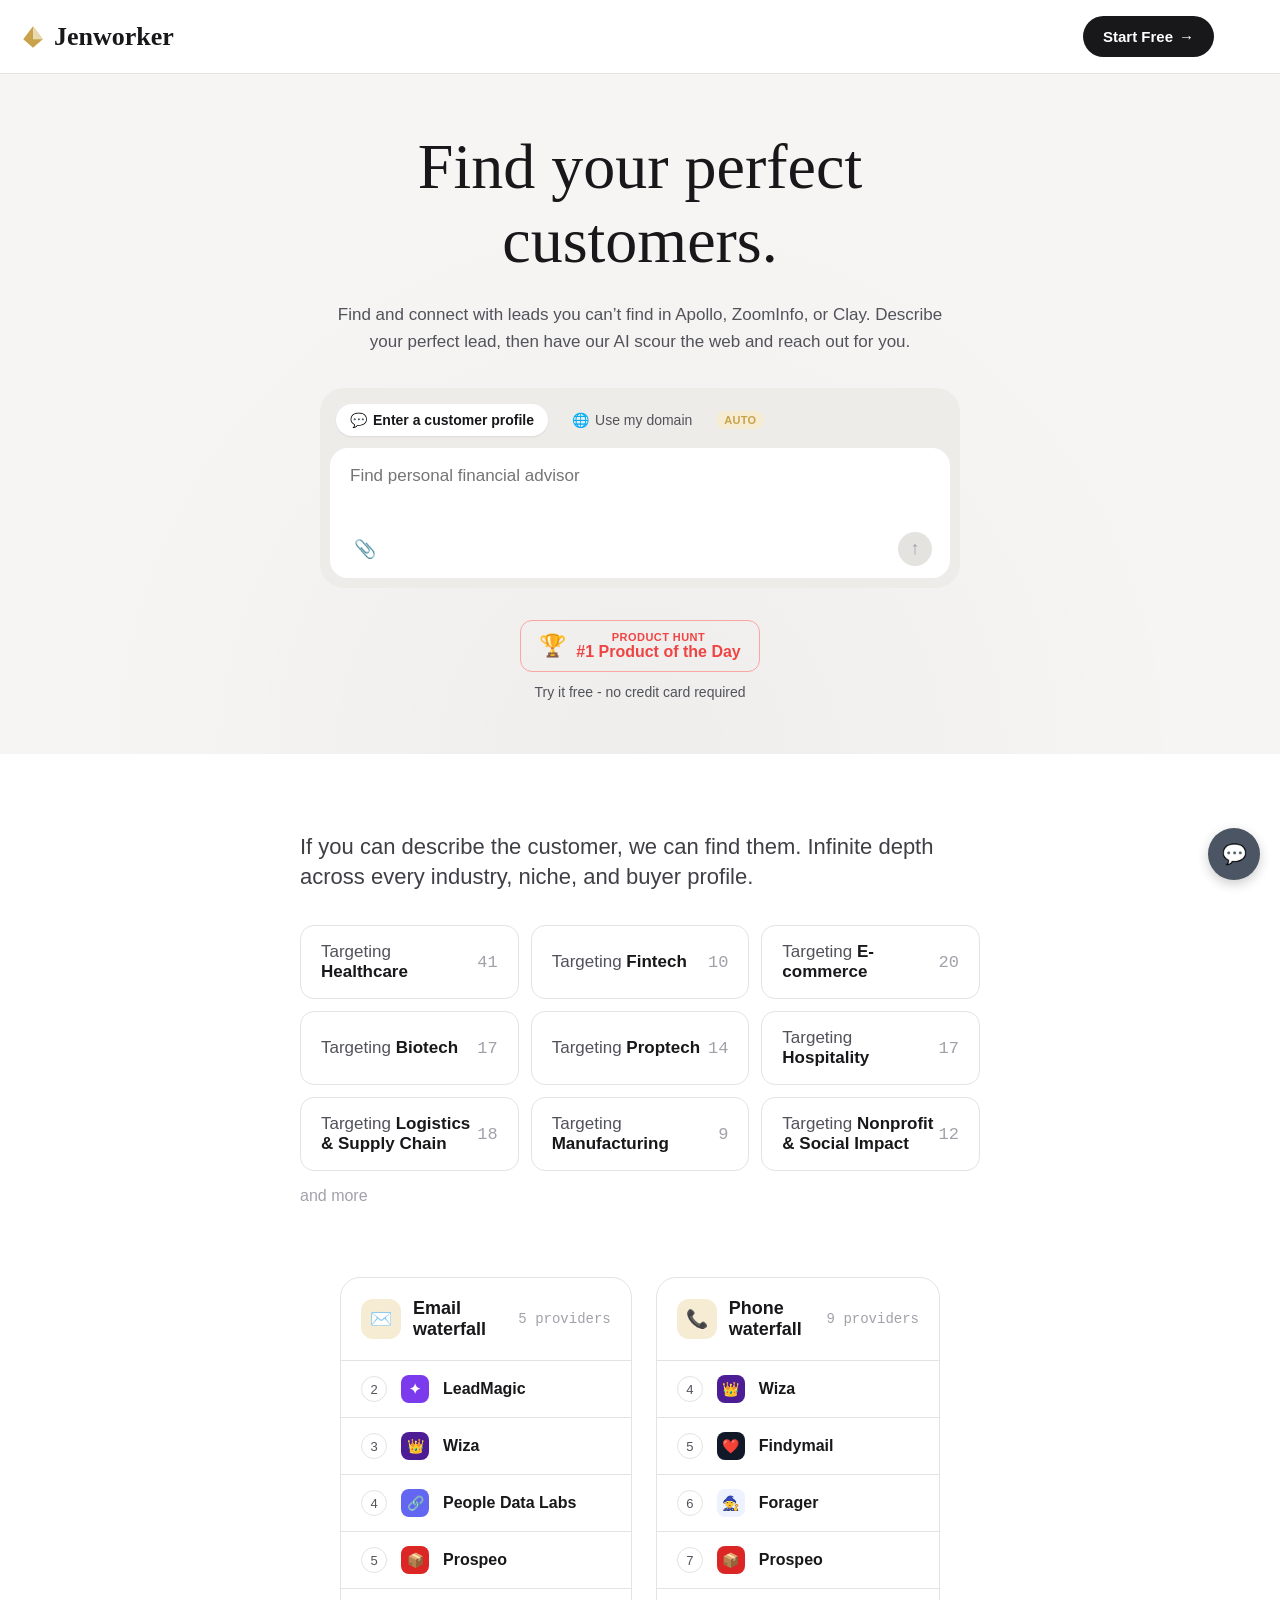
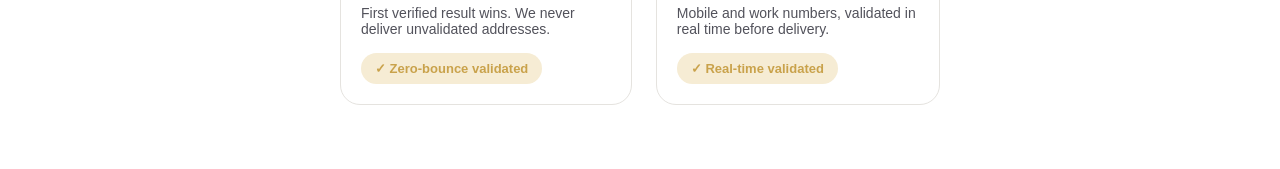
<file: index.html>
<!DOCTYPE html>
<html lang="en">
<head>
<meta charset="UTF-8">
<meta name="viewport" content="width=device-width, initial-scale=1.0">
<title>Jenworker | Find your perfect customers</title>
<link rel="stylesheet" href="style.css">
</head>
<body>

<header class="site-header">
  <a class="logo" href="index.html">
    <svg class="logo-mark" viewBox="0 0 24 24" width="26" height="26" aria-hidden="true">
      <path d="M12 2 L21 14 L12 22 L3 14 Z" fill="#c9a24b"/>
      <path d="M12 2 L21 14 L12 14 Z" fill="#e8d9ae"/>
    </svg>
    <span>Jenworker</span>
  </a>
  <div class="header-actions">
    <a class="btn btn-black cta" href="#">Start Free <span aria-hidden="true">&rarr;</span></a>
    <button class="menu-toggle" id="menuToggle" aria-label="Open menu" aria-expanded="false">
      <span></span><span></span><span></span>
    </button>
  </div>
</header>

<nav class="mobile-nav" id="mobileNav" hidden>
  <div class="mobile-nav-header">
    <a class="logo" href="index.html">
      <svg class="logo-mark" viewBox="0 0 24 24" width="26" height="26" aria-hidden="true">
        <path d="M12 2 L21 14 L12 22 L3 14 Z" fill="#c9a24b"/>
        <path d="M12 2 L21 14 L12 14 Z" fill="#e8d9ae"/>
      </svg>
      <span>Jenworker</span>
    </a>
    <a class="btn btn-black cta" href="#">Start Free <span aria-hidden="true">&rarr;</span></a>
    <button class="menu-toggle" id="menuClose" aria-label="Close menu">&times;</button>
  </div>

  <p class="nav-section-label">Product</p>
  <ul class="nav-list">
    <li><a href="lead-generation.html">Lead Generation</a></li>
    <li><a href="#">Data Enrichment</a></li>
    <li><a href="web-scraping.html">Web Scraping</a></li>
    <li><a href="#">Send <span class="badge badge-pink">NEW</span></a></li>
  </ul>

  <ul class="nav-list nav-list-plain">
    <li><a href="verticals.html">Verticals</a></li>
    <li><a href="preview.html">Live Preview <span class="badge badge-pink">NEW</span></a></li>
    <li><a href="#">API Docs <span class="badge badge-blue">Beta</span></a></li>
    <li><a href="#">Partners</a></li>
    <li><a href="#">Guide</a></li>
    <li><a href="#">Book a Demo</a></li>
  </ul>

  <div class="mobile-nav-cta">
    <a class="btn btn-outline" href="sign-in.html">Sign In</a>
    <a class="btn btn-black btn-block cta" href="#">Start Free</a>
  </div>
</nav>

<main>
  <section class="hero">
    <h1>Find your perfect<br>customers.</h1>
    <p class="hero-sub">
      Find and connect with leads you can&rsquo;t find in Apollo, ZoomInfo, or Clay.
      Describe your perfect lead, then have our AI scour the web and reach out for you.
    </p>

    <div class="prompt-card">
      <div class="prompt-toolbar">
        <span class="pill pill-white"><span class="icon">&#128172;</span> Enter a customer profile</span>
        <span class="pill-plain"><span class="icon">&#127760;</span> Use my domain</span>
        <span class="badge badge-pink">AUTO</span>
      </div>
      <div class="prompt-body">
        <textarea id="promptInput" placeholder="Find personal financial advisor" rows="3"></textarea>
        <div class="prompt-footer">
          <button class="icon-btn" aria-label="Attach">&#128206;</button>
          <button class="icon-btn icon-btn-submit" id="promptSubmit" aria-label="Submit">&uarr;</button>
        </div>
      </div>
    </div>

    <div id="result" aria-live="polite"></div>

    <a class="ph-badge" href="#">
      <span class="ph-medal">&#127942;</span>
      <span>
        <span class="ph-eyebrow">PRODUCT HUNT</span>
        <span class="ph-title">#1 Product of the Day</span>
      </span>
    </a>
    <p class="hero-note">Try it free - no credit card required</p>
  </section>

  <section class="verticals" id="verticals">
    <p class="verticals-intro">
      If you can describe the customer, we can find them.
      Infinite depth across every industry, niche, and buyer profile.
    </p>
    <ul class="vertical-list">
      <li><span>Targeting <strong>Healthcare</strong></span><span class="count">41</span></li>
      <li><span>Targeting <strong>Fintech</strong></span><span class="count">10</span></li>
      <li><span>Targeting <strong>E-commerce</strong></span><span class="count">20</span></li>
      <li><span>Targeting <strong>Biotech</strong></span><span class="count">17</span></li>
      <li><span>Targeting <strong>Proptech</strong></span><span class="count">14</span></li>
      <li><span>Targeting <strong>Hospitality</strong></span><span class="count">17</span></li>
      <li><span>Targeting <strong>Logistics &amp; Supply Chain</strong></span><span class="count">18</span></li>
      <li><span>Targeting <strong>Manufacturing</strong></span><span class="count">9</span></li>
      <li><span>Targeting <strong>Nonprofit &amp; Social Impact</strong></span><span class="count">12</span></li>
    </ul>
    <p class="and-more">and more</p>
  </section>

  <section class="waterfalls">
    <div class="waterfall-card">
      <div class="waterfall-head">
        <span class="waterfall-icon">&#9993;&#65039;</span>
        <h3>Email waterfall</h3>
        <span class="provider-count">5 providers</span>
      </div>
      <ol class="provider-list" start="2">
        <li><span class="provider-logo" style="background:#7c3aed">&#10022;</span> LeadMagic</li>
        <li><span class="provider-logo" style="background:#4c1d95">&#128081;</span> Wiza</li>
        <li><span class="provider-logo" style="background:#6366f1">&#128279;</span> People Data Labs</li>
        <li><span class="provider-logo" style="background:#dc2626">&#128230;</span> Prospeo</li>
      </ol>
      <p class="waterfall-note">First verified result wins. We never deliver unvalidated addresses.</p>
      <span class="validated-pill">&check; Zero-bounce validated</span>
    </div>

    <div class="waterfall-card">
      <div class="waterfall-head">
        <span class="waterfall-icon">&#128222;</span>
        <h3>Phone waterfall</h3>
        <span class="provider-count">9 providers</span>
      </div>
      <ol class="provider-list" start="4">
        <li><span class="provider-logo" style="background:#4c1d95">&#128081;</span> Wiza</li>
        <li><span class="provider-logo" style="background:#111827">&#10084;&#65039;</span> Findymail</li>
        <li><span class="provider-logo" style="background:#eef2ff">&#129497;</span> Forager</li>
        <li><span class="provider-logo" style="background:#dc2626">&#128230;</span> Prospeo</li>
      </ol>
      <p class="waterfall-note">Mobile and work numbers, validated in real time before delivery.</p>
      <span class="validated-pill">&check; Real-time validated</span>
    </div>
  </section>
</main>

<button class="chat-fab" aria-label="Open chat">&#128172;</button>

<script src="script.js"></script>
</body>
</html>
</file>
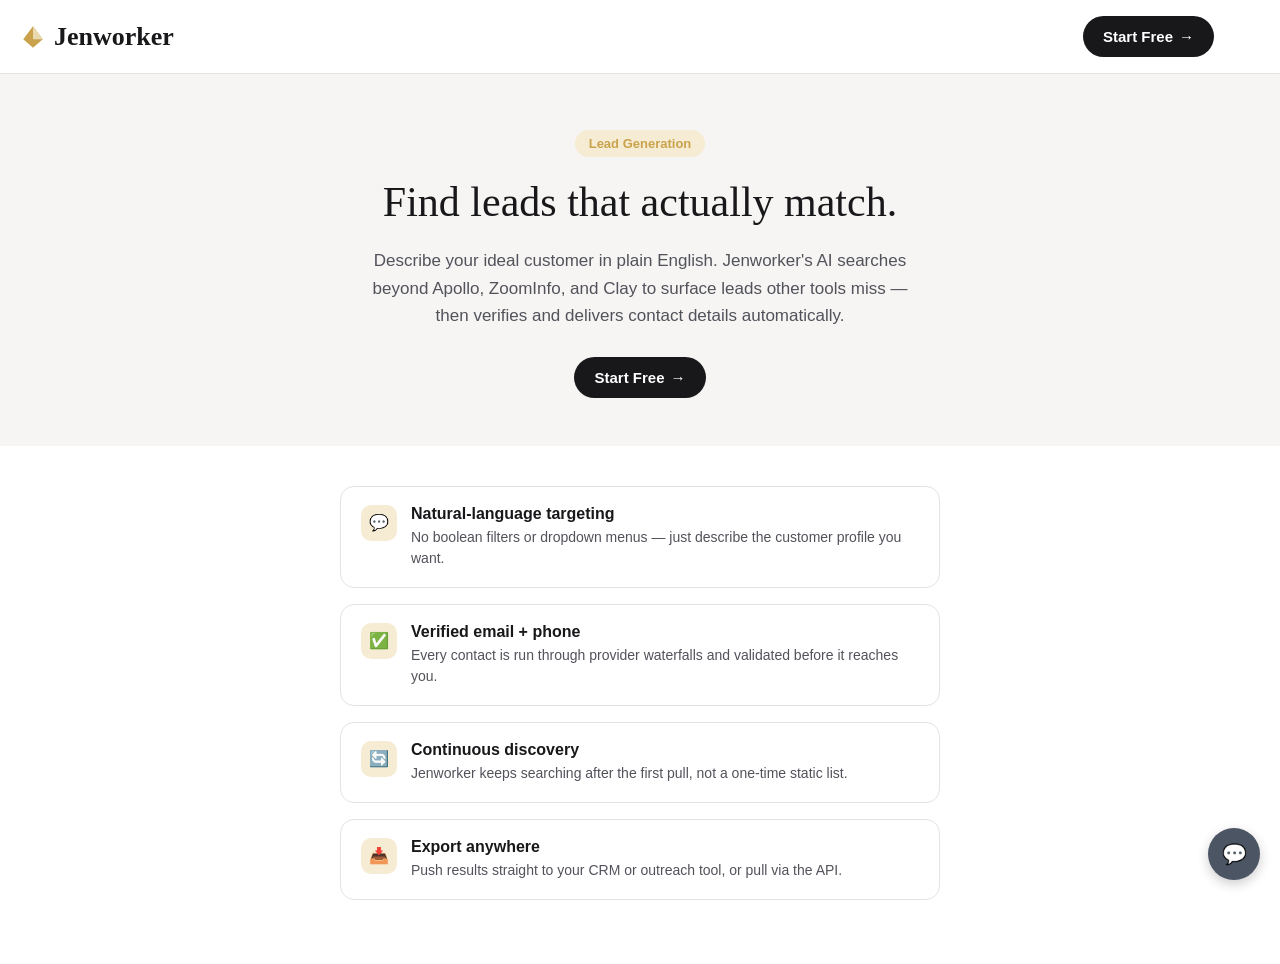
<file: lead-generation.html>
<!DOCTYPE html>
<html lang="en">
<head>
<meta charset="UTF-8">
<meta name="viewport" content="width=device-width, initial-scale=1.0">
<title>Lead Generation | Jenworker</title>
<link rel="stylesheet" href="style.css">
</head>
<body>

<header class="site-header">
  <a class="logo" href="index.html">
    <svg class="logo-mark" viewBox="0 0 24 24" width="26" height="26" aria-hidden="true">
      <path d="M12 2 L21 14 L12 22 L3 14 Z" fill="#c9a24b"/>
      <path d="M12 2 L21 14 L12 14 Z" fill="#e8d9ae"/>
    </svg>
    <span>Jenworker</span>
  </a>
  <div class="header-actions">
    <a class="btn btn-black cta" href="#">Start Free <span aria-hidden="true">&rarr;</span></a>
    <button class="menu-toggle" id="menuToggle" aria-label="Open menu" aria-expanded="false">
      <span></span><span></span><span></span>
    </button>
  </div>
</header>

<nav class="mobile-nav" id="mobileNav" hidden>
  <div class="mobile-nav-header">
    <a class="logo" href="index.html">
      <svg class="logo-mark" viewBox="0 0 24 24" width="26" height="26" aria-hidden="true">
        <path d="M12 2 L21 14 L12 22 L3 14 Z" fill="#c9a24b"/>
        <path d="M12 2 L21 14 L12 14 Z" fill="#e8d9ae"/>
      </svg>
      <span>Jenworker</span>
    </a>
    <a class="btn btn-black cta" href="#">Start Free <span aria-hidden="true">&rarr;</span></a>
    <button class="menu-toggle" id="menuClose" aria-label="Close menu">&times;</button>
  </div>

  <p class="nav-section-label">Product</p>
  <ul class="nav-list">
    <li><a href="lead-generation.html">Lead Generation</a></li>
    <li><a href="#">Data Enrichment</a></li>
    <li><a href="web-scraping.html">Web Scraping</a></li>
    <li><a href="#">Send <span class="badge badge-pink">NEW</span></a></li>
  </ul>

  <ul class="nav-list nav-list-plain">
    <li><a href="verticals.html">Verticals</a></li>
    <li><a href="preview.html">Live Preview <span class="badge badge-pink">NEW</span></a></li>
    <li><a href="#">API Docs <span class="badge badge-blue">Beta</span></a></li>
    <li><a href="#">Partners</a></li>
    <li><a href="#">Guide</a></li>
    <li><a href="#">Book a Demo</a></li>
  </ul>

  <div class="mobile-nav-cta">
    <a class="btn btn-outline" href="sign-in.html">Sign In</a>
    <a class="btn btn-black btn-block cta" href="#">Start Free</a>
  </div>
</nav>

<main>
  <section class="page-hero">
    <span class="eyebrow">Lead Generation</span>
    <h1>Find leads that actually match.</h1>
    <p>
      Describe your ideal customer in plain English. Jenworker's AI searches
      beyond Apollo, ZoomInfo, and Clay to surface leads other tools miss —
      then verifies and delivers contact details automatically.
    </p>
    <a class="btn btn-black cta" href="#">Start Free <span aria-hidden="true">&rarr;</span></a>
  </section>

  <ul class="feature-list">
    <li>
      <span class="feature-icon">&#128172;</span>
      <div>
        <h3>Natural-language targeting</h3>
        <p>No boolean filters or dropdown menus — just describe the customer profile you want.</p>
      </div>
    </li>
    <li>
      <span class="feature-icon">&#9989;</span>
      <div>
        <h3>Verified email + phone</h3>
        <p>Every contact is run through provider waterfalls and validated before it reaches you.</p>
      </div>
    </li>
    <li>
      <span class="feature-icon">&#128260;</span>
      <div>
        <h3>Continuous discovery</h3>
        <p>Jenworker keeps searching after the first pull, not a one-time static list.</p>
      </div>
    </li>
    <li>
      <span class="feature-icon">&#128229;</span>
      <div>
        <h3>Export anywhere</h3>
        <p>Push results straight to your CRM or outreach tool, or pull via the API.</p>
      </div>
    </li>
  </ul>
</main>

<button class="chat-fab" aria-label="Open chat">&#128172;</button>

<script src="script.js"></script>
</body>
</html>
</file>
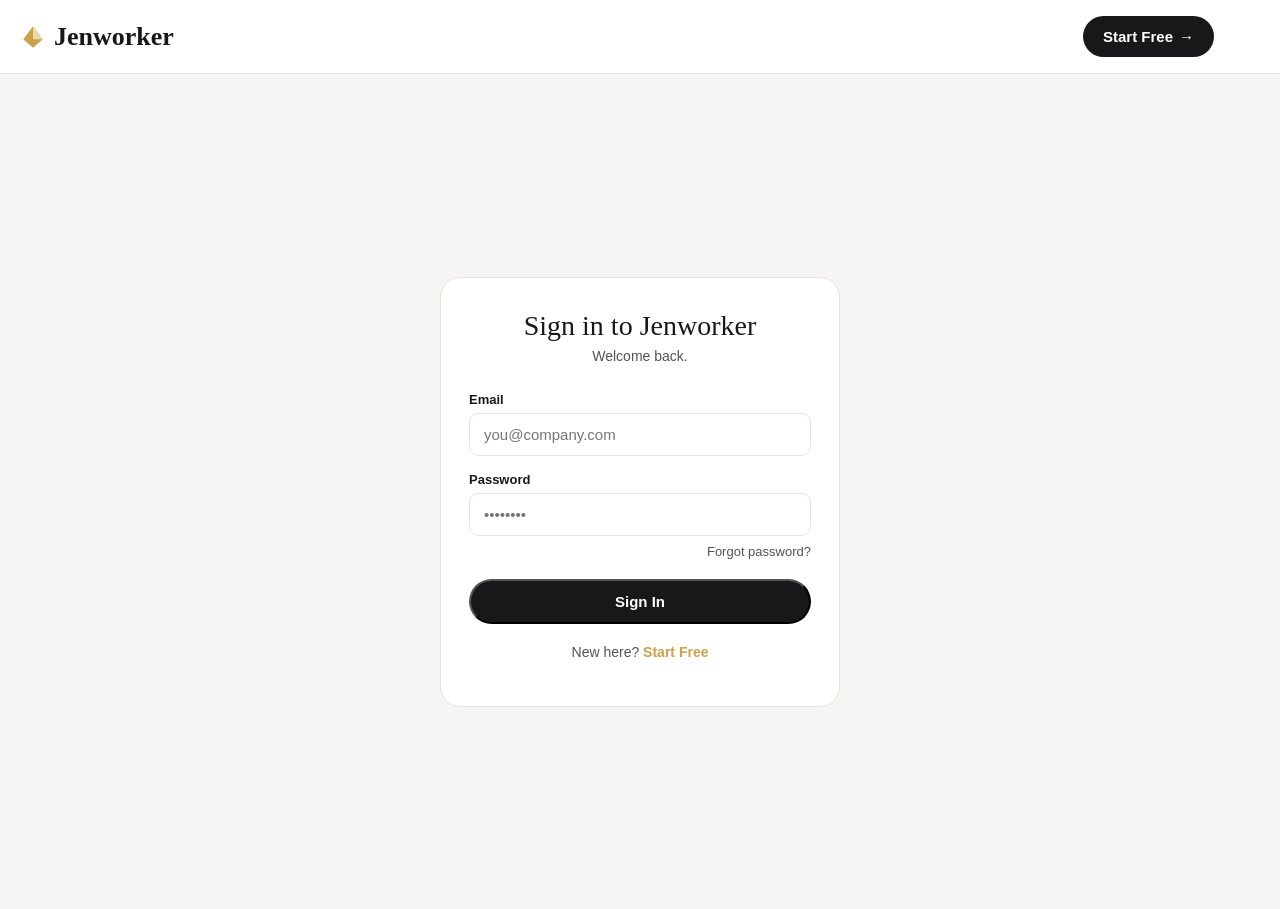
<file: sign-in.html>
<!DOCTYPE html>
<html lang="en">
<head>
<meta charset="UTF-8">
<meta name="viewport" content="width=device-width, initial-scale=1.0">
<title>Sign In | Jenworker</title>
<link rel="stylesheet" href="style.css">
</head>
<body>

<header class="site-header">
  <a class="logo" href="index.html">
    <svg class="logo-mark" viewBox="0 0 24 24" width="26" height="26" aria-hidden="true">
      <path d="M12 2 L21 14 L12 22 L3 14 Z" fill="#c9a24b"/>
      <path d="M12 2 L21 14 L12 14 Z" fill="#e8d9ae"/>
    </svg>
    <span>Jenworker</span>
  </a>
  <div class="header-actions">
    <a class="btn btn-black cta" href="#">Start Free <span aria-hidden="true">&rarr;</span></a>
    <button class="menu-toggle" id="menuToggle" aria-label="Open menu" aria-expanded="false">
      <span></span><span></span><span></span>
    </button>
  </div>
</header>

<nav class="mobile-nav" id="mobileNav" hidden>
  <div class="mobile-nav-header">
    <a class="logo" href="index.html">
      <svg class="logo-mark" viewBox="0 0 24 24" width="26" height="26" aria-hidden="true">
        <path d="M12 2 L21 14 L12 22 L3 14 Z" fill="#c9a24b"/>
        <path d="M12 2 L21 14 L12 14 Z" fill="#e8d9ae"/>
      </svg>
      <span>Jenworker</span>
    </a>
    <a class="btn btn-black cta" href="#">Start Free <span aria-hidden="true">&rarr;</span></a>
    <button class="menu-toggle" id="menuClose" aria-label="Close menu">&times;</button>
  </div>

  <p class="nav-section-label">Product</p>
  <ul class="nav-list">
    <li><a href="lead-generation.html">Lead Generation</a></li>
    <li><a href="#">Data Enrichment</a></li>
    <li><a href="web-scraping.html">Web Scraping</a></li>
    <li><a href="#">Send <span class="badge badge-pink">NEW</span></a></li>
  </ul>

  <ul class="nav-list nav-list-plain">
    <li><a href="verticals.html">Verticals</a></li>
    <li><a href="preview.html">Live Preview <span class="badge badge-pink">NEW</span></a></li>
    <li><a href="#">API Docs <span class="badge badge-blue">Beta</span></a></li>
    <li><a href="#">Partners</a></li>
    <li><a href="#">Guide</a></li>
    <li><a href="#">Book a Demo</a></li>
  </ul>

  <div class="mobile-nav-cta">
    <a class="btn btn-outline" href="sign-in.html">Sign In</a>
    <a class="btn btn-black btn-block cta" href="#">Start Free</a>
  </div>
</nav>

<main>
  <div class="auth-wrap">
    <form class="auth-card" onsubmit="return false;">
      <h1>Sign in to Jenworker</h1>
      <p class="auth-sub">Welcome back.</p>

      <div class="field">
        <label for="email">Email</label>
        <input id="email" type="email" placeholder="you@company.com" autocomplete="email">
      </div>
      <div class="field">
        <label for="password">Password</label>
        <input id="password" type="password" placeholder="&#8226;&#8226;&#8226;&#8226;&#8226;&#8226;&#8226;&#8226;" autocomplete="current-password">
      </div>
      <a class="auth-forgot" href="#">Forgot password?</a>

      <button class="btn btn-black btn-block" type="submit">Sign In</button>
      <p class="auth-divider">New here? <a href="#" class="cta">Start Free</a></p>
    </form>
  </div>
</main>

<script src="script.js"></script>
</body>
</html>
</file>
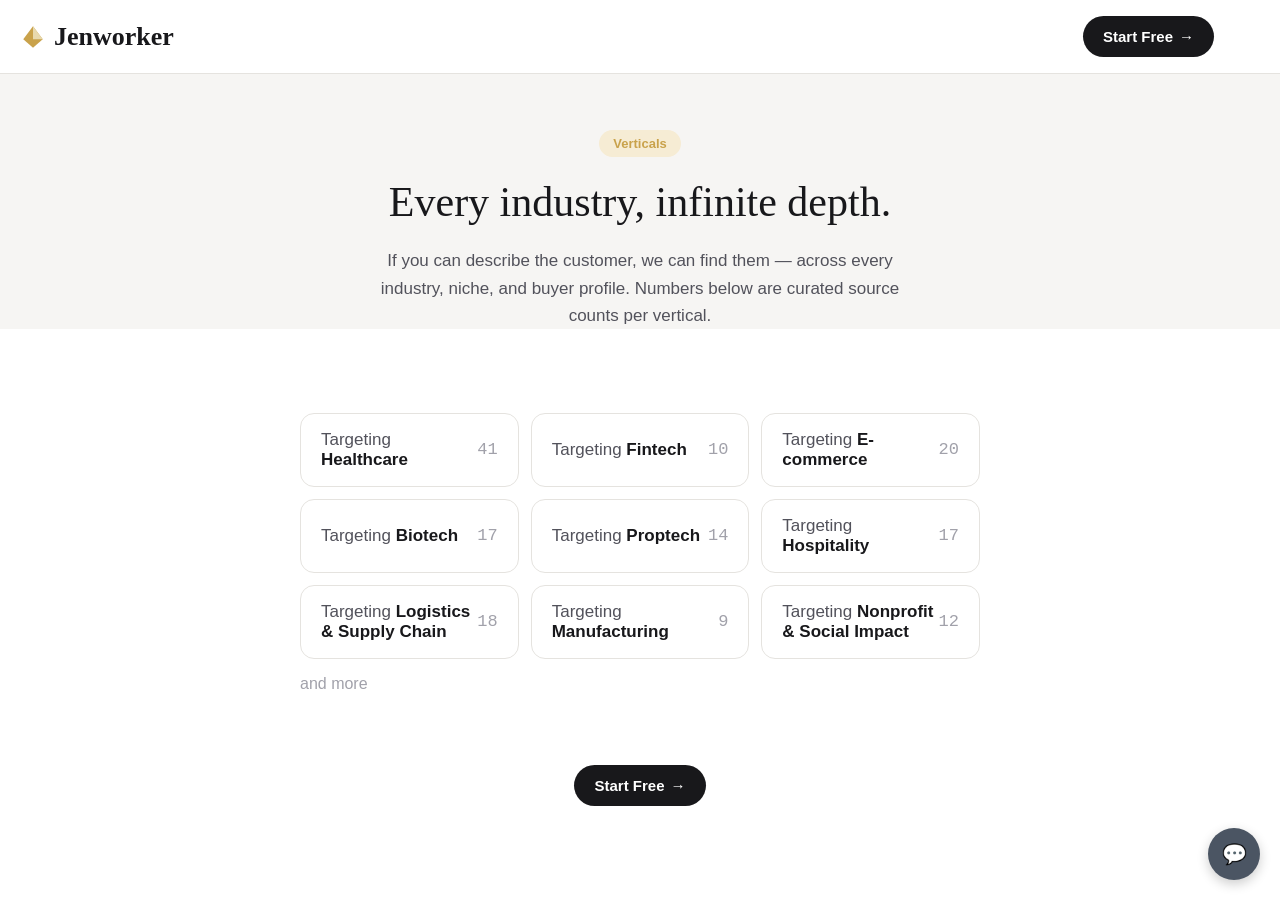
<file: verticals.html>
<!DOCTYPE html>
<html lang="en">
<head>
<meta charset="UTF-8">
<meta name="viewport" content="width=device-width, initial-scale=1.0">
<title>Verticals | Jenworker</title>
<link rel="stylesheet" href="style.css">
</head>
<body class="verticals-page">

<header class="site-header">
  <a class="logo" href="index.html">
    <svg class="logo-mark" viewBox="0 0 24 24" width="26" height="26" aria-hidden="true">
      <path d="M12 2 L21 14 L12 22 L3 14 Z" fill="#c9a24b"/>
      <path d="M12 2 L21 14 L12 14 Z" fill="#e8d9ae"/>
    </svg>
    <span>Jenworker</span>
  </a>
  <div class="header-actions">
    <a class="btn btn-black cta" href="#">Start Free <span aria-hidden="true">&rarr;</span></a>
    <button class="menu-toggle" id="menuToggle" aria-label="Open menu" aria-expanded="false">
      <span></span><span></span><span></span>
    </button>
  </div>
</header>

<nav class="mobile-nav" id="mobileNav" hidden>
  <div class="mobile-nav-header">
    <a class="logo" href="index.html">
      <svg class="logo-mark" viewBox="0 0 24 24" width="26" height="26" aria-hidden="true">
        <path d="M12 2 L21 14 L12 22 L3 14 Z" fill="#c9a24b"/>
        <path d="M12 2 L21 14 L12 14 Z" fill="#e8d9ae"/>
      </svg>
      <span>Jenworker</span>
    </a>
    <a class="btn btn-black cta" href="#">Start Free <span aria-hidden="true">&rarr;</span></a>
    <button class="menu-toggle" id="menuClose" aria-label="Close menu">&times;</button>
  </div>

  <p class="nav-section-label">Product</p>
  <ul class="nav-list">
    <li><a href="lead-generation.html">Lead Generation</a></li>
    <li><a href="#">Data Enrichment</a></li>
    <li><a href="web-scraping.html">Web Scraping</a></li>
    <li><a href="#">Send <span class="badge badge-pink">NEW</span></a></li>
  </ul>

  <ul class="nav-list nav-list-plain">
    <li><a href="verticals.html">Verticals</a></li>
    <li><a href="preview.html">Live Preview <span class="badge badge-pink">NEW</span></a></li>
    <li><a href="#">API Docs <span class="badge badge-blue">Beta</span></a></li>
    <li><a href="#">Partners</a></li>
    <li><a href="#">Guide</a></li>
    <li><a href="#">Book a Demo</a></li>
  </ul>

  <div class="mobile-nav-cta">
    <a class="btn btn-outline" href="sign-in.html">Sign In</a>
    <a class="btn btn-black btn-block cta" href="#">Start Free</a>
  </div>
</nav>

<main>
  <section class="page-hero">
    <span class="eyebrow">Verticals</span>
    <h1>Every industry, infinite depth.</h1>
    <p>
      If you can describe the customer, we can find them — across every
      industry, niche, and buyer profile. Numbers below are curated source
      counts per vertical.
    </p>
  </section>

  <section class="verticals">
    <ul class="vertical-list">
      <li><span>Targeting <strong>Healthcare</strong></span><span class="count">41</span></li>
      <li><span>Targeting <strong>Fintech</strong></span><span class="count">10</span></li>
      <li><span>Targeting <strong>E-commerce</strong></span><span class="count">20</span></li>
      <li><span>Targeting <strong>Biotech</strong></span><span class="count">17</span></li>
      <li><span>Targeting <strong>Proptech</strong></span><span class="count">14</span></li>
      <li><span>Targeting <strong>Hospitality</strong></span><span class="count">17</span></li>
      <li><span>Targeting <strong>Logistics &amp; Supply Chain</strong></span><span class="count">18</span></li>
      <li><span>Targeting <strong>Manufacturing</strong></span><span class="count">9</span></li>
      <li><span>Targeting <strong>Nonprofit &amp; Social Impact</strong></span><span class="count">12</span></li>
    </ul>
    <p class="and-more">and more</p>
  </section>

  <div class="page-cta">
    <a class="btn btn-black cta" href="#">Start Free <span aria-hidden="true">&rarr;</span></a>
  </div>
</main>

<button class="chat-fab" aria-label="Open chat">&#128172;</button>

<script src="script.js"></script>
</body>
</html>
</file>
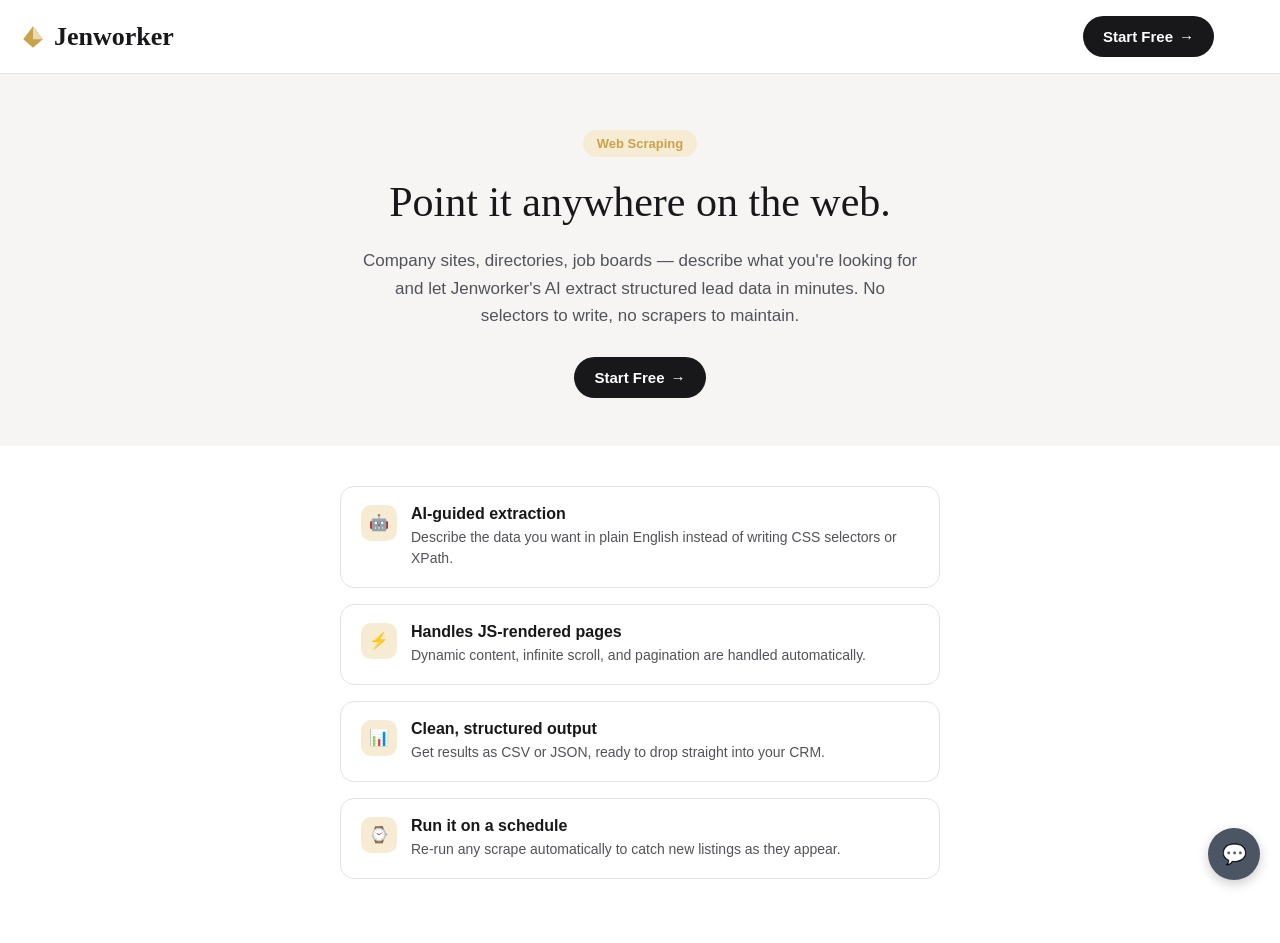
<file: web-scraping.html>
<!DOCTYPE html>
<html lang="en">
<head>
<meta charset="UTF-8">
<meta name="viewport" content="width=device-width, initial-scale=1.0">
<title>Web Scraping | Jenworker</title>
<link rel="stylesheet" href="style.css">
</head>
<body>

<header class="site-header">
  <a class="logo" href="index.html">
    <svg class="logo-mark" viewBox="0 0 24 24" width="26" height="26" aria-hidden="true">
      <path d="M12 2 L21 14 L12 22 L3 14 Z" fill="#c9a24b"/>
      <path d="M12 2 L21 14 L12 14 Z" fill="#e8d9ae"/>
    </svg>
    <span>Jenworker</span>
  </a>
  <div class="header-actions">
    <a class="btn btn-black cta" href="#">Start Free <span aria-hidden="true">&rarr;</span></a>
    <button class="menu-toggle" id="menuToggle" aria-label="Open menu" aria-expanded="false">
      <span></span><span></span><span></span>
    </button>
  </div>
</header>

<nav class="mobile-nav" id="mobileNav" hidden>
  <div class="mobile-nav-header">
    <a class="logo" href="index.html">
      <svg class="logo-mark" viewBox="0 0 24 24" width="26" height="26" aria-hidden="true">
        <path d="M12 2 L21 14 L12 22 L3 14 Z" fill="#c9a24b"/>
        <path d="M12 2 L21 14 L12 14 Z" fill="#e8d9ae"/>
      </svg>
      <span>Jenworker</span>
    </a>
    <a class="btn btn-black cta" href="#">Start Free <span aria-hidden="true">&rarr;</span></a>
    <button class="menu-toggle" id="menuClose" aria-label="Close menu">&times;</button>
  </div>

  <p class="nav-section-label">Product</p>
  <ul class="nav-list">
    <li><a href="lead-generation.html">Lead Generation</a></li>
    <li><a href="#">Data Enrichment</a></li>
    <li><a href="web-scraping.html">Web Scraping</a></li>
    <li><a href="#">Send <span class="badge badge-pink">NEW</span></a></li>
  </ul>

  <ul class="nav-list nav-list-plain">
    <li><a href="verticals.html">Verticals</a></li>
    <li><a href="preview.html">Live Preview <span class="badge badge-pink">NEW</span></a></li>
    <li><a href="#">API Docs <span class="badge badge-blue">Beta</span></a></li>
    <li><a href="#">Partners</a></li>
    <li><a href="#">Guide</a></li>
    <li><a href="#">Book a Demo</a></li>
  </ul>

  <div class="mobile-nav-cta">
    <a class="btn btn-outline" href="sign-in.html">Sign In</a>
    <a class="btn btn-black btn-block cta" href="#">Start Free</a>
  </div>
</nav>

<main>
  <section class="page-hero">
    <span class="eyebrow">Web Scraping</span>
    <h1>Point it anywhere on the web.</h1>
    <p>
      Company sites, directories, job boards — describe what you're looking
      for and let Jenworker's AI extract structured lead data in minutes.
      No selectors to write, no scrapers to maintain.
    </p>
    <a class="btn btn-black cta" href="#">Start Free <span aria-hidden="true">&rarr;</span></a>
  </section>

  <ul class="feature-list">
    <li>
      <span class="feature-icon">&#129302;</span>
      <div>
        <h3>AI-guided extraction</h3>
        <p>Describe the data you want in plain English instead of writing CSS selectors or XPath.</p>
      </div>
    </li>
    <li>
      <span class="feature-icon">&#9889;</span>
      <div>
        <h3>Handles JS-rendered pages</h3>
        <p>Dynamic content, infinite scroll, and pagination are handled automatically.</p>
      </div>
    </li>
    <li>
      <span class="feature-icon">&#128202;</span>
      <div>
        <h3>Clean, structured output</h3>
        <p>Get results as CSV or JSON, ready to drop straight into your CRM.</p>
      </div>
    </li>
    <li>
      <span class="feature-icon">&#8986;</span>
      <div>
        <h3>Run it on a schedule</h3>
        <p>Re-run any scrape automatically to catch new listings as they appear.</p>
      </div>
    </li>
  </ul>
</main>

<button class="chat-fab" aria-label="Open chat">&#128172;</button>

<script src="script.js"></script>
</body>
</html>
</file>
<file: style.css>
:root {
  --pink: #c9a24b;
  --pink-light: #f6ecd4;
  --ink: #18181b;
  --gray-bg: #f6f5f3;
  --gray-border: #e5e3df;
  --gray-text: #52525b;
  --serif: Georgia, 'Times New Roman', serif;
  --sans: -apple-system, BlinkMacSystemFont, 'Segoe UI', Roboto, Helvetica, Arial, sans-serif;
}

* { box-sizing: border-box; }

body {
  margin: 0;
  font-family: var(--sans);
  color: var(--ink);
  background: #fff;
}

a { color: inherit; text-decoration: none; }

.btn {
  display: inline-flex;
  align-items: center;
  gap: 6px;
  padding: 12px 20px;
  border-radius: 999px;
  font-weight: 600;
  font-size: 15px;
  white-space: nowrap;
}
.btn-black { background: var(--ink); color: #fff; }
.btn-outline { border: 1px solid var(--gray-border); color: var(--ink); justify-content: center; }
.btn-block { justify-content: center; width: 100%; }

.badge {
  font-size: 11px;
  font-weight: 700;
  padding: 3px 8px;
  border-radius: 999px;
  letter-spacing: .02em;
}
.badge-pink { background: var(--pink-light); color: var(--pink); }
.badge-blue { background: #e0e7ff; color: #4338ca; }

/* Header */
.site-header {
  display: flex;
  align-items: center;
  justify-content: space-between;
  padding: 16px 20px;
  border-bottom: 1px solid var(--gray-border);
  position: sticky;
  top: 0;
  background: #fff;
  z-index: 20;
}
.logo {
  display: flex;
  align-items: center;
  gap: 8px;
  font-family: var(--serif);
  font-size: 26px;
  font-weight: 600;
}
.header-actions { display: flex; align-items: center; gap: 14px; }
.menu-toggle {
  background: none;
  border: none;
  width: 32px;
  height: 24px;
  display: flex;
  flex-direction: column;
  justify-content: space-between;
  cursor: pointer;
  padding: 0;
}
.menu-toggle span {
  display: block;
  height: 2px;
  background: var(--ink);
  border-radius: 2px;
}
#menuClose {
  font-size: 28px;
  line-height: 1;
  height: auto;
  color: var(--ink);
}

/* Mobile nav overlay */
.mobile-nav {
  position: fixed;
  inset: 0;
  background: #fff;
  z-index: 30;
  overflow-y: auto;
  padding: 0 20px 32px;
}
.mobile-nav[hidden] { display: none; }
.mobile-nav-header {
  display: flex;
  align-items: center;
  justify-content: space-between;
  gap: 12px;
  padding: 16px 0;
  border-bottom: 1px solid var(--gray-border);
  margin-bottom: 8px;
}
.mobile-nav-header .btn { order: 2; }
.nav-section-label {
  text-transform: uppercase;
  letter-spacing: .08em;
  font-size: 12px;
  color: #9ca3af;
  margin: 24px 0 8px;
}
.nav-list { list-style: none; margin: 0; padding: 0; }
.nav-list li { border-bottom: 1px solid var(--gray-border); }
.nav-list a {
  display: flex;
  align-items: center;
  gap: 10px;
  padding: 16px 0;
  font-size: 19px;
  color: var(--ink);
}
.nav-list-plain { margin-top: 8px; }
.mobile-nav-cta {
  display: flex;
  flex-direction: column;
  gap: 12px;
  margin-top: 24px;
}

/* Hero */
.hero {
  padding: 56px 20px 40px;
  text-align: center;
  background:
    radial-gradient(circle at 50% 100%, rgba(0,0,0,.03), transparent 60%),
    var(--gray-bg);
}
.hero h1 {
  font-family: var(--serif);
  font-weight: 500;
  font-size: 48px;
  line-height: 1.15;
  margin: 0 0 24px;
}
.hero-sub {
  max-width: 640px;
  margin: 0 auto 32px;
  color: var(--gray-text);
  font-size: 17px;
  line-height: 1.6;
}

.prompt-card {
  max-width: 640px;
  margin: 0 auto;
  background: #eeece8;
  border-radius: 24px;
  padding: 10px;
}
.prompt-toolbar {
  display: flex;
  align-items: center;
  gap: 10px;
  padding: 6px 6px 12px;
  flex-wrap: wrap;
}
.pill-white, .pill-plain {
  display: inline-flex;
  align-items: center;
  gap: 6px;
  font-size: 14px;
  font-weight: 600;
  padding: 8px 14px;
  border-radius: 999px;
}
.pill-white { background: #fff; box-shadow: 0 1px 2px rgba(0,0,0,.08); }
.pill-plain { color: var(--gray-text); font-weight: 500; }
.prompt-body {
  background: #fff;
  border-radius: 18px;
  padding: 16px 18px 12px;
  text-align: left;
}
.prompt-body textarea {
  width: 100%;
  border: none;
  resize: none;
  font-size: 17px;
  font-family: var(--sans);
  color: var(--gray-text);
  outline: none;
}
.prompt-footer {
  display: flex;
  justify-content: space-between;
  align-items: center;
}
.icon-btn {
  border: none;
  background: none;
  font-size: 18px;
  cursor: pointer;
  color: var(--gray-text);
}
.icon-btn-submit {
  background: #e5e3df;
  color: #9ca3af;
  border-radius: 999px;
  width: 34px;
  height: 34px;
}

.ph-badge {
  display: inline-flex;
  align-items: center;
  gap: 10px;
  border: 1px solid #fca5a5;
  border-radius: 12px;
  padding: 10px 18px;
  margin-top: 32px;
}
.ph-medal { font-size: 22px; }
.ph-eyebrow {
  display: block;
  font-size: 11px;
  font-weight: 800;
  letter-spacing: .04em;
  color: #ef4444;
}
.ph-title { display: block; font-weight: 800; color: #ef4444; }
.hero-note { color: var(--gray-text); font-size: 14px; margin-top: 12px; }

/* Verticals */
.verticals { padding: 56px 20px; max-width: 720px; margin: 0 auto; }
.verticals-intro {
  font-size: 22px;
  line-height: 1.4;
  color: #3f3f46;
  margin-bottom: 32px;
}
.vertical-list { list-style: none; margin: 0; padding: 0; display: flex; flex-direction: column; gap: 12px; }
.vertical-list li {
  display: flex;
  justify-content: space-between;
  align-items: center;
  border: 1px solid var(--gray-border);
  border-radius: 14px;
  padding: 16px 20px;
  font-size: 17px;
  color: var(--gray-text);
}
.vertical-list strong { color: var(--ink); font-weight: 700; }
.count { color: #a1a1aa; font-family: 'Courier New', monospace; }
.and-more { color: #a1a1aa; margin-top: 16px; }

/* Waterfalls */
.waterfalls {
  padding: 0 20px 64px;
  max-width: 640px;
  margin: 0 auto;
  display: flex;
  flex-direction: column;
  gap: 24px;
}
.waterfall-card {
  border: 1px solid var(--gray-border);
  border-radius: 20px;
  overflow: hidden;
}
.waterfall-head {
  display: flex;
  align-items: center;
  gap: 12px;
  padding: 20px;
  border-bottom: 1px solid var(--gray-border);
}
.waterfall-icon {
  background: var(--pink-light);
  width: 40px;
  height: 40px;
  border-radius: 12px;
  display: flex;
  align-items: center;
  justify-content: center;
  font-size: 18px;
}
.waterfall-head h3 { margin: 0; font-size: 18px; flex: 1; }
.provider-count { color: #a1a1aa; font-family: 'Courier New', monospace; font-size: 14px; }
.provider-list { list-style: none; margin: 0; padding: 0; counter-reset: none; }
.provider-list li {
  display: flex;
  align-items: center;
  gap: 14px;
  padding: 14px 20px;
  border-bottom: 1px solid var(--gray-border);
  font-weight: 600;
  counter-increment: none;
}
.provider-list li::before {
  content: counter(list-item);
  counter-increment: list-item;
  width: 24px;
  height: 24px;
  border-radius: 50%;
  border: 1px solid var(--gray-border);
  display: flex;
  align-items: center;
  justify-content: center;
  font-size: 13px;
  color: var(--gray-text);
  font-weight: 500;
}
.provider-logo {
  width: 28px;
  height: 28px;
  border-radius: 8px;
  display: flex;
  align-items: center;
  justify-content: center;
  font-size: 14px;
  color: #fff;
}
.waterfall-note {
  padding: 16px 20px 4px;
  color: var(--gray-text);
  font-size: 14px;
  margin: 0;
}
.validated-pill {
  display: inline-flex;
  margin: 12px 20px 20px;
  background: var(--pink-light);
  color: var(--pink);
  font-weight: 700;
  font-size: 13px;
  padding: 8px 14px;
  border-radius: 999px;
}

/* Chat FAB */
.chat-fab {
  position: fixed;
  bottom: 20px;
  right: 20px;
  width: 52px;
  height: 52px;
  border-radius: 50%;
  background: #4b5563;
  color: #fff;
  border: none;
  font-size: 20px;
  box-shadow: 0 4px 12px rgba(0,0,0,.2);
  cursor: pointer;
  z-index: 15;
}

@media (min-width: 860px) {
  .hero h1 { font-size: 64px; }
  .vertical-list { flex-direction: row; flex-wrap: wrap; }
  .vertical-list li { flex: 1 1 calc(33% - 12px); }
  .waterfalls { flex-direction: row; }
}

/* Product pages (Lead Generation / Web Scraping) */
.page-hero {
  padding: 56px 20px 48px;
  text-align: center;
  background: var(--gray-bg);
}
.page-hero .eyebrow {
  display: inline-block;
  background: var(--pink-light);
  color: var(--pink);
  font-weight: 700;
  font-size: 13px;
  padding: 6px 14px;
  border-radius: 999px;
  margin-bottom: 20px;
}
.page-hero h1 {
  font-family: var(--serif);
  font-weight: 500;
  font-size: 42px;
  line-height: 1.2;
  margin: 0 0 20px;
}
.page-hero p {
  max-width: 560px;
  margin: 0 auto 28px;
  color: var(--gray-text);
  font-size: 17px;
  line-height: 1.6;
}

.feature-list {
  list-style: none;
  margin: 0 auto;
  padding: 40px 20px 64px;
  max-width: 640px;
  display: flex;
  flex-direction: column;
  gap: 16px;
}
.feature-list li {
  display: flex;
  gap: 14px;
  border: 1px solid var(--gray-border);
  border-radius: 14px;
  padding: 18px 20px;
}
.feature-list .feature-icon {
  flex: 0 0 auto;
  width: 36px;
  height: 36px;
  border-radius: 10px;
  background: var(--pink-light);
  color: var(--pink);
  display: flex;
  align-items: center;
  justify-content: center;
  font-size: 16px;
}
.feature-list h3 { margin: 0 0 4px; font-size: 16px; }
.feature-list p { margin: 0; color: var(--gray-text); font-size: 14px; line-height: 1.5; }

.page-cta {
  text-align: center;
  padding: 0 20px 64px;
}

/* Verticals page */
.verticals-page .page-hero { padding-bottom: 0; }

/* Sign in */
.auth-wrap {
  min-height: calc(100vh - 65px);
  display: flex;
  align-items: center;
  justify-content: center;
  padding: 40px 20px;
  background: var(--gray-bg);
}
.auth-card {
  width: 100%;
  max-width: 400px;
  background: #fff;
  border: 1px solid var(--gray-border);
  border-radius: 20px;
  padding: 32px 28px;
}
.auth-card h1 {
  font-family: var(--serif);
  font-weight: 500;
  font-size: 28px;
  margin: 0 0 6px;
  text-align: center;
}
.auth-card .auth-sub {
  text-align: center;
  color: var(--gray-text);
  font-size: 14px;
  margin: 0 0 28px;
}
.field { margin-bottom: 16px; }
.field label {
  display: block;
  font-size: 13px;
  font-weight: 600;
  margin-bottom: 6px;
}
.field input {
  width: 100%;
  padding: 12px 14px;
  border: 1px solid var(--gray-border);
  border-radius: 10px;
  font-size: 15px;
  font-family: var(--sans);
}
.field input:focus { outline: 2px solid var(--pink); outline-offset: 1px; }
.auth-forgot {
  display: block;
  text-align: right;
  font-size: 13px;
  color: var(--gray-text);
  margin: -8px 0 20px;
}
.auth-divider {
  text-align: center;
  color: var(--gray-text);
  font-size: 14px;
  margin-top: 20px;
}
.auth-divider a { color: var(--pink); font-weight: 600; }

/* Prompt composer result */
#result {
  display: none;
  text-align: left;
  max-width: 640px;
  margin: 20px auto 0;
  background: var(--gray-bg);
  border: 1px solid var(--gray-border);
  border-radius: 16px;
  padding: 20px 22px;
}
#result h3 { font-family: var(--serif); font-weight: 500; font-size: 20px; margin: 0 0 10px; }
#result p, #result li { font-size: 15px; color: var(--ink); margin: 0 0 8px; line-height: 1.5; }
#result strong { color: var(--pink); }
#result ol { padding-left: 20px; margin: 0 0 10px; }
#result .err { color: #dc2626; }
#result .btn { margin-top: 6px; }
.prompt-toolbar .pill-active { background: var(--ink) !important; color: #fff !important; }

/* Start Free capture modal */
.overlay {
  position: fixed;
  inset: 0;
  background: rgba(24,24,27,.55);
  display: none;
  align-items: center;
  justify-content: center;
  z-index: 99;
  padding: 20px;
}
.overlay.open { display: flex; }
.modal {
  background: #fff;
  border-radius: 20px;
  padding: 28px;
  width: 100%;
  max-width: 360px;
}
.modal h3 { font-family: var(--serif); font-weight: 500; font-size: 22px; margin: 0 0 6px; }
.modal p { font-size: 14px; color: var(--gray-text); margin: 0 0 18px; }
.modal input {
  width: 100%;
  padding: 13px 14px;
  border: 1px solid var(--gray-border);
  border-radius: 10px;
  font-size: 15px;
  font-family: var(--sans);
  margin-bottom: 12px;
}
.modal .msg { margin: 10px 0 0; font-size: 13px; min-height: 1.2em; }

/* Chat panel */
.chat-panel {
  position: fixed;
  bottom: 84px;
  right: 20px;
  z-index: 40;
  width: 320px;
  max-width: calc(100vw - 40px);
  background: #fff;
  border: 1px solid var(--gray-border);
  border-radius: 18px;
  box-shadow: 0 16px 40px rgba(0,0,0,.18);
  display: none;
  flex-direction: column;
  overflow: hidden;
}
.chat-panel.open { display: flex; }
.chat-head {
  background: var(--ink);
  color: #fff;
  padding: 14px 16px;
  display: flex;
  align-items: center;
  justify-content: space-between;
}
.chat-head strong { font-family: var(--serif); font-weight: 500; }
.chat-close { background: none; border: none; color: #fff; font-size: 18px; cursor: pointer; }
.chat-body { padding: 14px 16px; display: flex; flex-direction: column; gap: 8px; max-height: 260px; overflow-y: auto; }
.chat-msg { font-size: 14px; padding: 8px 12px; border-radius: 12px; max-width: 85%; line-height: 1.4; }
.chat-msg.bot { background: var(--gray-bg); align-self: flex-start; }
.chat-msg.user { background: var(--pink); color: #fff; align-self: flex-end; }
.chat-input-row { display: flex; border-top: 1px solid var(--gray-border); }
.chat-input-row input { flex: 1; border: none; padding: 12px 14px; font: inherit; font-size: 14px; outline: none; }
.chat-input-row button { border: none; background: none; color: var(--ink); font-weight: 600; padding: 0 14px; cursor: pointer; }
</file>
